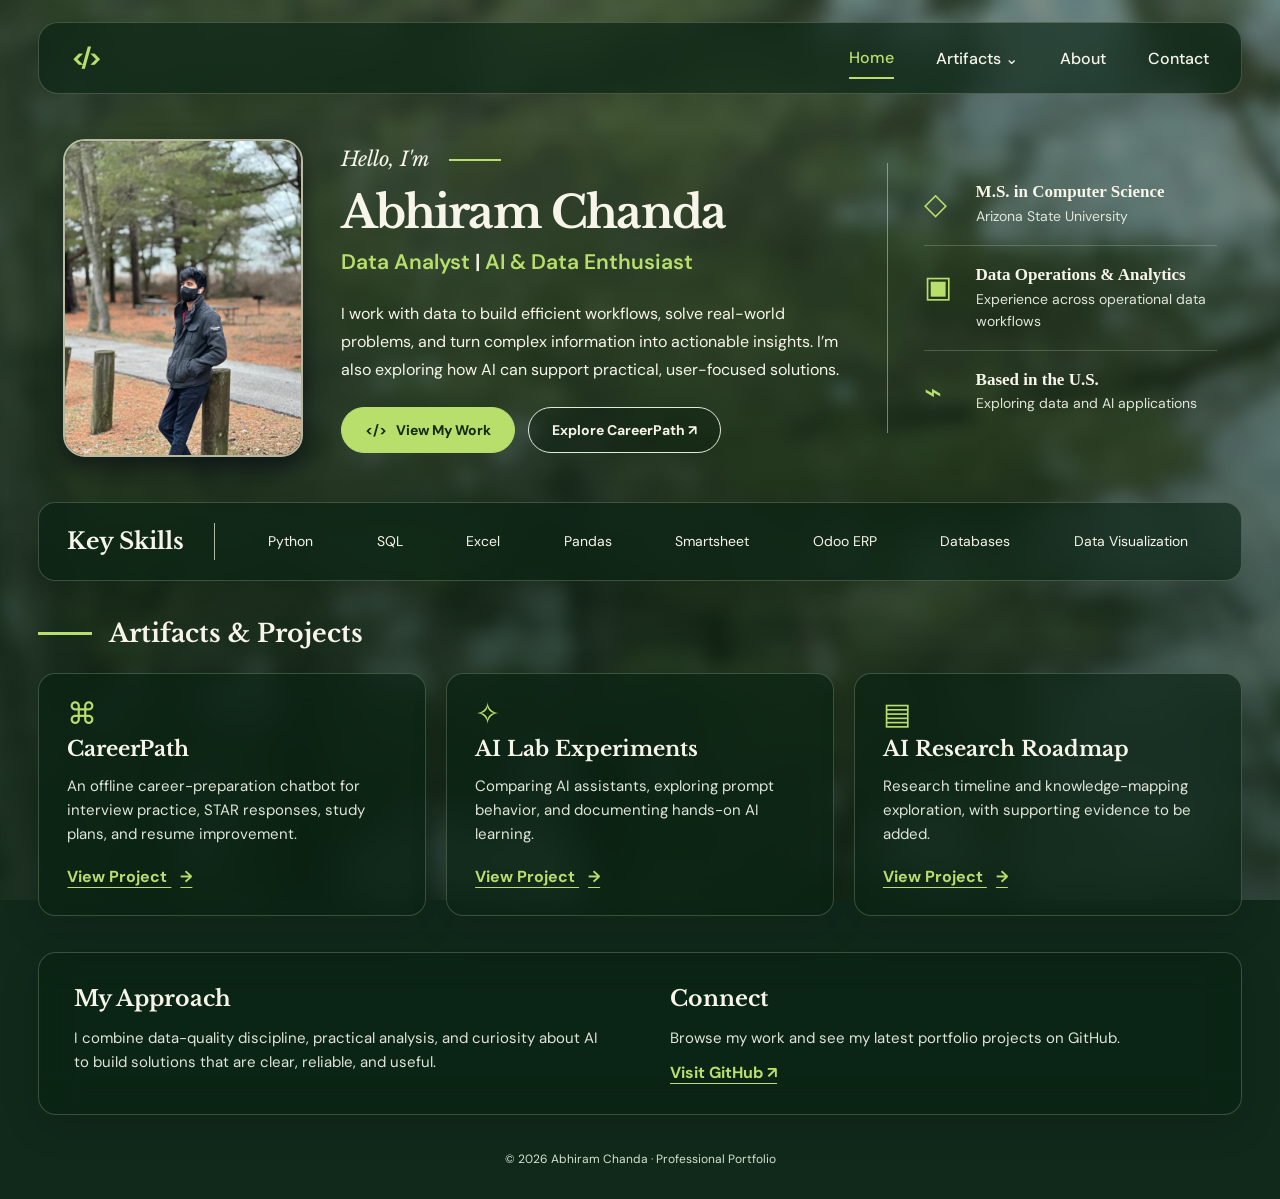
<file: index.html>
<!doctype html><html lang="en"><head><meta charset="utf-8"><meta name="viewport" content="width=device-width,initial-scale=1"><meta name="description" content="Abhiram Chanda — Data Analyst and AI & Data Enthusiast. Explore projects, experiments, and research."><title>Abhiram Chanda | Portfolio</title><link rel="stylesheet" href="style.css"></head><body>
<a class="skip" href="#main">Skip to content</a>
<div class="background" aria-hidden="true"></div>
<div class="shell">
<header class="topbar glass"><a class="home-symbol" href="index.html" aria-label="Home">&lt;/&gt;</a><button class="nav-toggle" aria-expanded="false" aria-controls="nav">Menu ☰</button><nav id="nav" aria-label="Main navigation"><a class="active" href="index.html">Home</a><div class="dropdown"><button class="drop-trigger" aria-expanded="false" aria-controls="artifact-dropdown">Artifacts <span aria-hidden="true">⌄</span></button><div class="dropdown-panel" id="artifact-dropdown"><a href="careerpath.html">CareerPath Chatbot</a><a href="ai-lab.html">AI Lab Experiments</a><a href="research.html">AI Research Roadmap</a><a href="future.html">Future Artifacts</a></div></div><a href="#about">About</a><a href="#contact">Contact</a></nav></header>
<main id="main">
<section class="hero" id="about"><div class="portrait"><img src="assets/profile-photo.jpg" alt="Abhiram outdoors wearing a dark jacket and black face mask"></div><div class="intro"><p class="eyebrow">Hello, I'm <span class="dash"></span></p><h1>Abhiram Chanda</h1><p class="role">Data Analyst <span class="sep">|</span> AI &amp; Data Enthusiast</p><p class="bio">I work with data to build efficient workflows, solve real-world problems, and turn complex information into actionable insights. I’m also exploring how AI can support practical, user-focused solutions.</p><div class="actions"><a class="btn primary" href="#projects">&lt;/&gt; &nbsp; View My Work</a><a class="btn secondary" href="careerpath.html">Explore CareerPath ↗</a></div></div><aside class="facts"><div class="fact"><span class="fact-icon" aria-hidden="true">◇</span><div><strong>M.S. in Computer Science</strong><span>Arizona State University</span></div></div><div class="fact"><span class="fact-icon" aria-hidden="true">▣</span><div><strong>Data Operations &amp; Analytics</strong><span>Experience across operational data workflows</span></div></div><div class="fact"><span class="fact-icon" aria-hidden="true">⌁</span><div><strong>Based in the U.S.</strong><span>Exploring data and AI applications</span></div></div></aside></section>
<section class="skills glass" id="skills"><h2>Key Skills</h2><ul><li>Python</li><li>SQL</li><li>Excel</li><li>Pandas</li><li>Smartsheet</li><li>Odoo ERP</li><li>Databases</li><li>Data Visualization</li></ul></section>
<section class="projects" id="projects"><div class="section-heading"><span></span><h2>Artifacts &amp; Projects</h2></div><div class="project-grid"><article class="project glass"><div class="project-icon" aria-hidden="true">⌘</div><h3>CareerPath</h3><p>An offline career-preparation chatbot for interview practice, STAR responses, study plans, and resume improvement.</p><a href="careerpath.html">View Project <span aria-hidden="true">→</span></a></article><article class="project glass"><div class="project-icon" aria-hidden="true">✧</div><h3>AI Lab Experiments</h3><p>Comparing AI assistants, exploring prompt behavior, and documenting hands-on AI learning.</p><a href="ai-lab.html">View Project <span aria-hidden="true">→</span></a></article><article class="project glass"><div class="project-icon" aria-hidden="true">▤</div><h3>AI Research Roadmap</h3><p>Research timeline and knowledge-mapping exploration, with supporting evidence to be added.</p><a href="research.html">View Project <span aria-hidden="true">→</span></a></article></div></section>
<section class="lower glass"><div><h2>My Approach</h2><p>I combine data-quality discipline, practical analysis, and curiosity about AI to build solutions that are clear, reliable, and useful.</p></div><div id="contact"><h2>Connect</h2><p>Browse my work and see my latest portfolio projects on GitHub.</p><a href="https://github.com/abiramc99-lang/careerpath-portfolio" target="_blank" rel="noopener noreferrer">Visit GitHub ↗</a></div></section>
</main><footer>© <span id="year">2026</span> Abhiram Chanda · Professional Portfolio</footer></div><script src="script.js"></script></body></html>
</file>
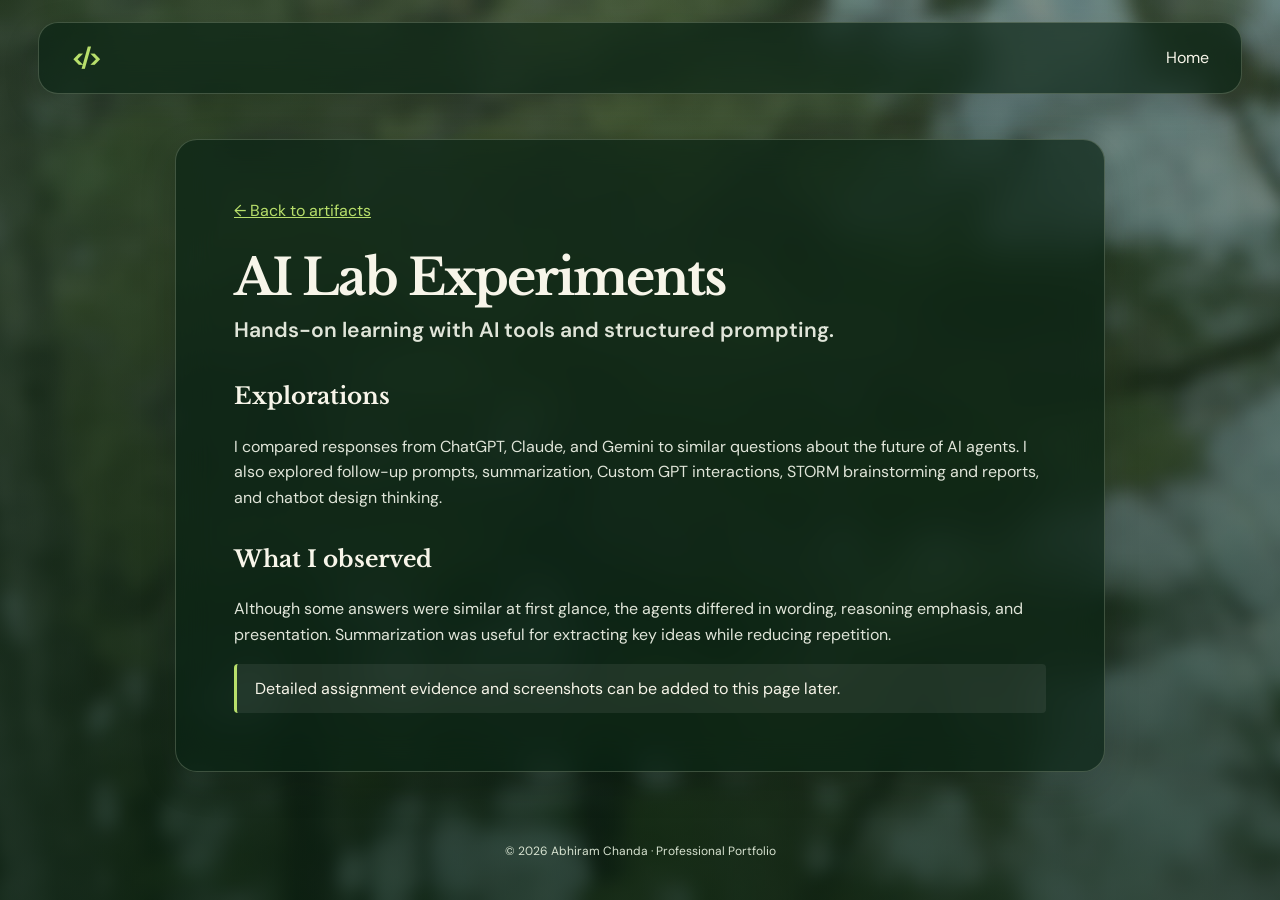
<file: ai-lab.html>
<!doctype html><html lang="en"><head><meta charset="utf-8"><meta name="viewport" content="width=device-width,initial-scale=1"><title>AI Lab Experiments | Abhiram Chanda</title><link rel="stylesheet" href="style.css"></head><body><div class="background" style="background-image:linear-gradient(100deg,rgba(5,29,14,.58),rgba(7,30,15,.3)),url('assets/forest-background.jpg')"></div><div class="shell"><header class="topbar glass"><a class="home-symbol" href="index.html" aria-label="Home">&lt;/&gt;</a><a href="index.html" style="text-decoration:none">Home</a></header><main class="article-wrap"><article class="article-card glass"><a class="back" href="index.html#projects">← Back to artifacts</a><h1>AI Lab Experiments</h1><p class="role">Hands-on learning with AI tools and structured prompting.</p><h2>Explorations</h2><p>I compared responses from ChatGPT, Claude, and Gemini to similar questions about the future of AI agents. I also explored follow-up prompts, summarization, Custom GPT interactions, STORM brainstorming and reports, and chatbot design thinking.</p><h2>What I observed</h2><p>Although some answers were similar at first glance, the agents differed in wording, reasoning emphasis, and presentation. Summarization was useful for extracting key ideas while reducing repetition.</p><div class="note">Detailed assignment evidence and screenshots can be added to this page later.</div></article></main><footer>© 2026 Abhiram Chanda · Professional Portfolio</footer></div></body></html>
</file>
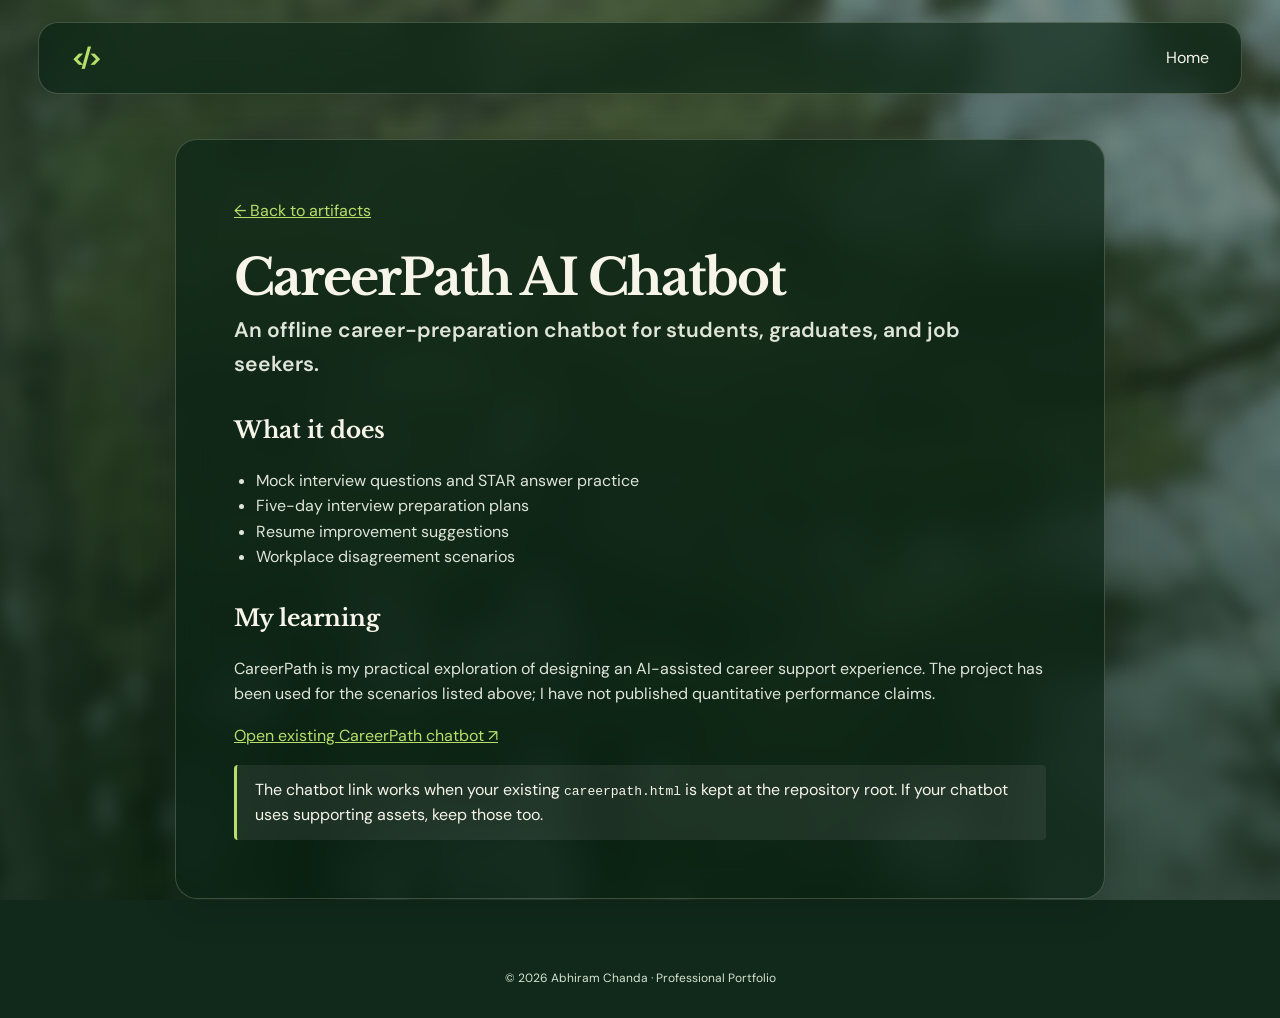
<file: careerpath.html>
<!doctype html><html lang="en"><head><meta charset="utf-8"><meta name="viewport" content="width=device-width,initial-scale=1"><title>CareerPath AI Chatbot | Abhiram Chanda</title><link rel="stylesheet" href="../style.css"></head><body><div class="background" style="background-image:linear-gradient(100deg,rgba(5,29,14,.58),rgba(7,30,15,.3)),url('../assets/forest-background.jpg')"></div><div class="shell"><header class="topbar glass"><a class="home-symbol" href="../index.html" aria-label="Home">&lt;/&gt;</a><a href="../index.html" style="text-decoration:none">Home</a></header><main class="article-wrap"><article class="article-card glass"><a class="back" href="../index.html#projects">← Back to artifacts</a><h1>CareerPath AI Chatbot</h1><p class="role">An offline career-preparation chatbot for students, graduates, and job seekers.</p><h2>What it does</h2><ul><li>Mock interview questions and STAR answer practice</li><li>Five-day interview preparation plans</li><li>Resume improvement suggestions</li><li>Workplace disagreement scenarios</li></ul><h2>My learning</h2><p>CareerPath is my practical exploration of designing an AI-assisted career support experience. The project has been used for the scenarios listed above; I have not published quantitative performance claims.</p><p><a href="../careerpath.html">Open existing CareerPath chatbot ↗</a></p><div class="note">The chatbot link works when your existing <code>careerpath.html</code> is kept at the repository root. If your chatbot uses supporting assets, keep those too.</div></article></main><footer>© 2026 Abhiram Chanda · Professional Portfolio</footer></div></body></html>
</file>
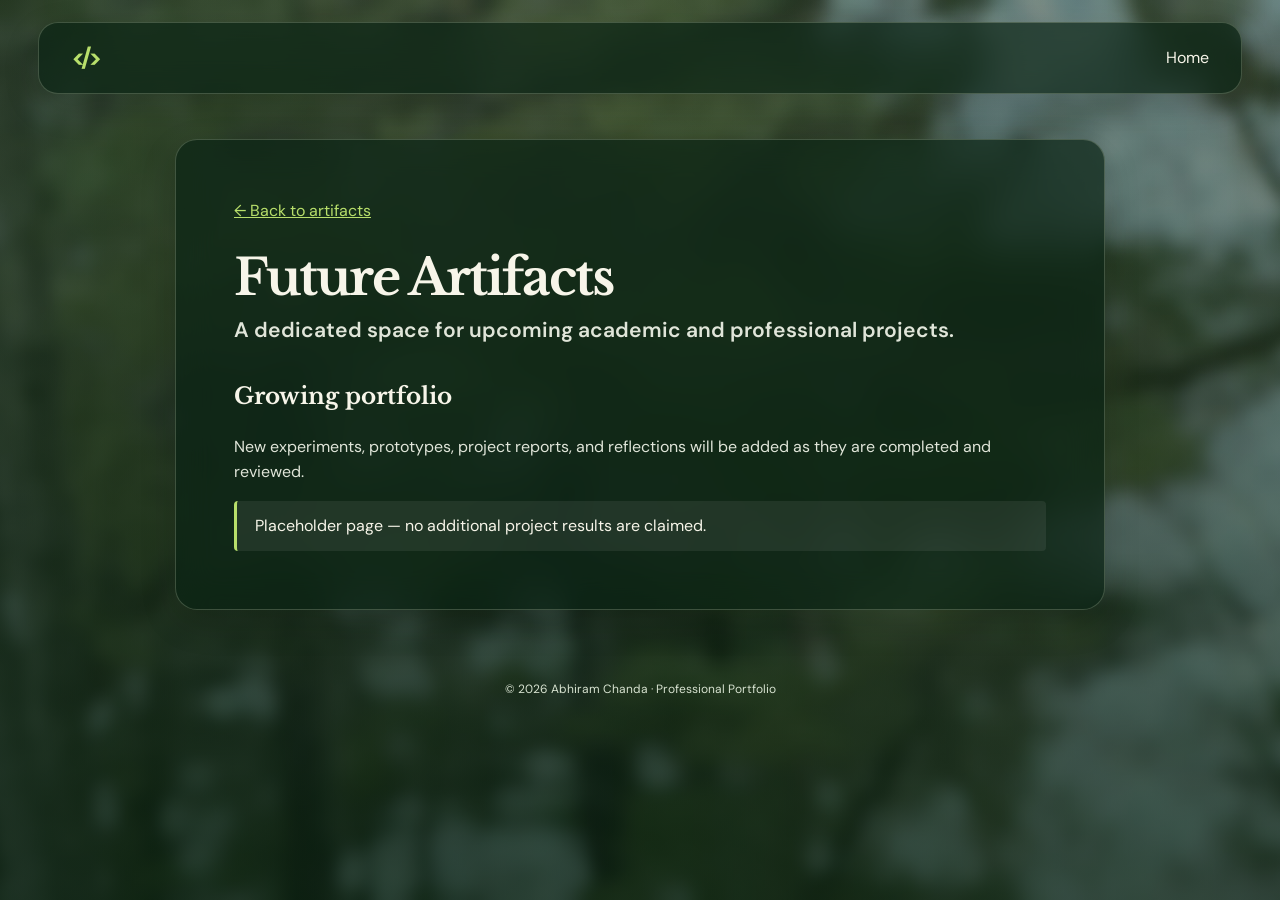
<file: future.html>
<!doctype html><html lang="en"><head><meta charset="utf-8"><meta name="viewport" content="width=device-width,initial-scale=1"><title>Future Artifacts | Abhiram Chanda</title><link rel="stylesheet" href="style.css"></head><body><div class="background" style="background-image:linear-gradient(100deg,rgba(5,29,14,.58),rgba(7,30,15,.3)),url('assets/forest-background.jpg')"></div><div class="shell"><header class="topbar glass"><a class="home-symbol" href="index.html" aria-label="Home">&lt;/&gt;</a><a href="index.html" style="text-decoration:none">Home</a></header><main class="article-wrap"><article class="article-card glass"><a class="back" href="index.html#projects">← Back to artifacts</a><h1>Future Artifacts</h1><p class="role">A dedicated space for upcoming academic and professional projects.</p><h2>Growing portfolio</h2><p>New experiments, prototypes, project reports, and reflections will be added as they are completed and reviewed.</p><div class="note">Placeholder page — no additional project results are claimed.</div></article></main><footer>© 2026 Abhiram Chanda · Professional Portfolio</footer></div></body></html>
</file>
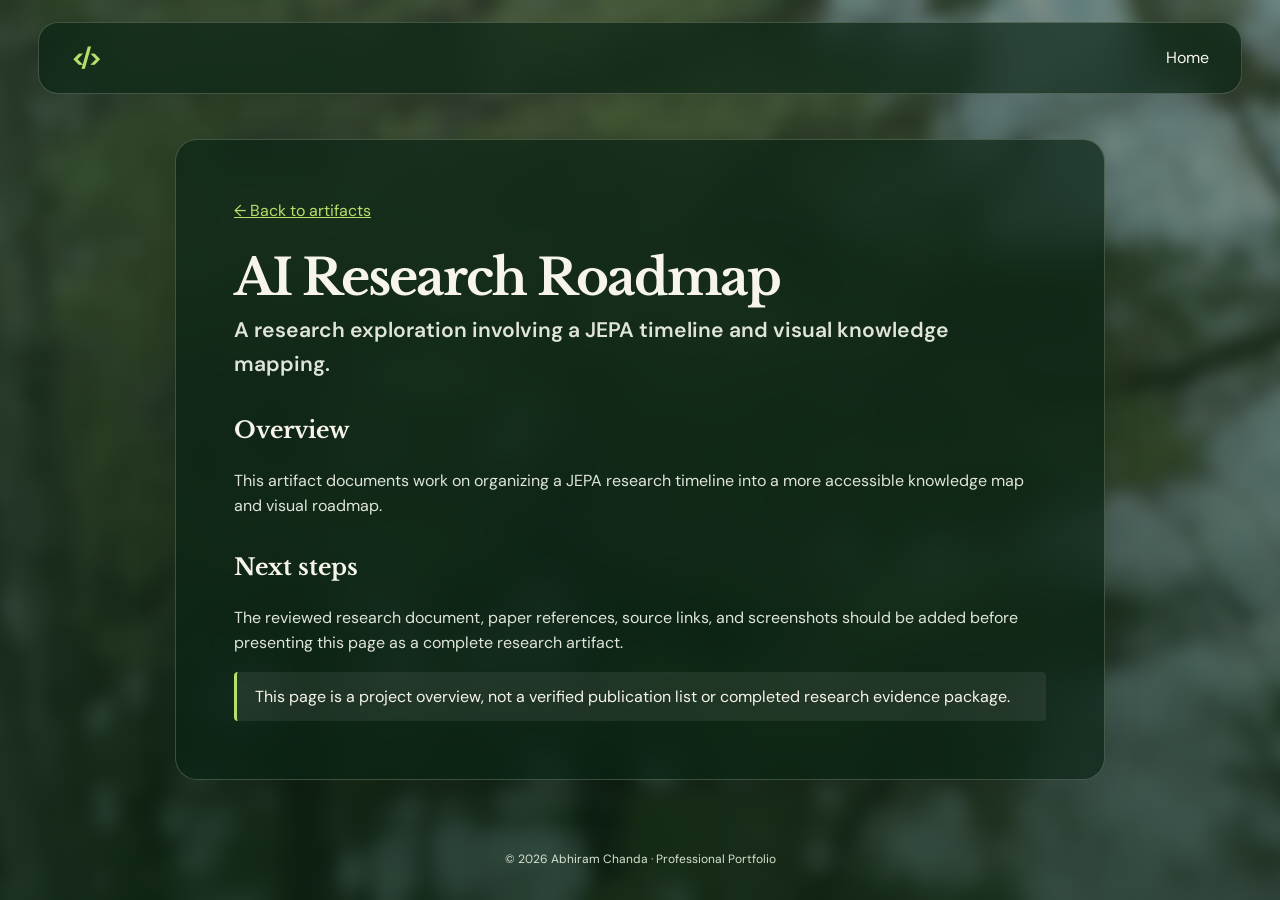
<file: research.html>
<!doctype html><html lang="en"><head><meta charset="utf-8"><meta name="viewport" content="width=device-width,initial-scale=1"><title>AI Research Roadmap | Abhiram Chanda</title><link rel="stylesheet" href="style.css"></head><body><div class="background" style="background-image:linear-gradient(100deg,rgba(5,29,14,.58),rgba(7,30,15,.3)),url('assets/forest-background.jpg')"></div><div class="shell"><header class="topbar glass"><a class="home-symbol" href="index.html" aria-label="Home">&lt;/&gt;</a><a href="index.html" style="text-decoration:none">Home</a></header><main class="article-wrap"><article class="article-card glass"><a class="back" href="index.html#projects">← Back to artifacts</a><h1>AI Research Roadmap</h1><p class="role">A research exploration involving a JEPA timeline and visual knowledge mapping.</p><h2>Overview</h2><p>This artifact documents work on organizing a JEPA research timeline into a more accessible knowledge map and visual roadmap.</p><h2>Next steps</h2><p>The reviewed research document, paper references, source links, and screenshots should be added before presenting this page as a complete research artifact.</p><div class="note">This page is a project overview, not a verified publication list or completed research evidence package.</div></article></main><footer>© 2026 Abhiram Chanda · Professional Portfolio</footer></div></body></html>
</file>
<file: style.css>
@import url('https://fonts.googleapis.com/css2?family=DM+Sans:wght@400;500;600;700&family=Libre+Baskerville:wght@400;700&display=swap');
:root{--ink:#f7f5e9;--muted:#e0e5d9;--accent:#b8df6b;--panel:rgba(8,34,19,.66);--line:rgba(233,245,211,.21)}*{box-sizing:border-box}html{scroll-behavior:smooth}body{margin:0;color:var(--ink);background:#10291b;isolation:isolate;font-family:'DM Sans',Arial,sans-serif;line-height:1.6}a{color:inherit}.background{position:fixed;inset:0;z-index:-1;pointer-events:none;background:linear-gradient(100deg,rgba(5,29,14,.58),rgba(7,30,15,.3)),url('assets/forest-background.jpg') center/cover no-repeat}.background:after{content:'';position:absolute;inset:0;background:linear-gradient(180deg,rgba(5,28,13,.2),rgba(5,28,13,.65))}.shell{width:min(1510px,94%);margin:auto}.glass{background:var(--panel);border:1px solid var(--line);box-shadow:0 12px 38px rgba(0,0,0,.12);backdrop-filter:blur(18px);-webkit-backdrop-filter:blur(18px)}.topbar{margin:22px 0 45px;border-radius:20px;min-height:72px;padding:10px 32px;display:flex;align-items:center;justify-content:space-between}.home-symbol{text-decoration:none;font-size:25px;font-weight:700;color:var(--accent);letter-spacing:-4px}.topbar nav{display:flex;align-items:center;gap:42px}.topbar nav>a,.drop-trigger{color:var(--ink);font:500 16px 'DM Sans',sans-serif;text-decoration:none;border:0;background:none;padding:9px 0;cursor:pointer}.topbar nav>a:hover,.drop-trigger:hover,.topbar nav>a.active{color:var(--accent)}.topbar nav>a.active{border-bottom:2px solid var(--accent)}.dropdown{position:relative}.dropdown-panel{display:none;position:absolute;right:0;top:100%;min-width:245px;border:1px solid var(--line);border-radius:12px;background:#193724;padding:8px;box-shadow:0 15px 30px #0005;z-index:3}.dropdown.open .dropdown-panel{display:block}.dropdown-panel a{display:block;text-decoration:none;padding:10px 13px;border-radius:8px;font-size:14px}.dropdown-panel a:hover{background:#33563b}.nav-toggle{display:none}.hero{display:grid;grid-template-columns:240px minmax(320px,1fr) 330px;align-items:center;gap:38px;padding:0 25px 35px}.portrait{height:318px;overflow:hidden;border-radius:22px;border:2px solid rgba(244,241,214,.7);box-shadow:0 12px 25px #0018}.portrait img{width:100%;height:100%;object-fit:cover;object-position:50% 67%;display:block}.eyebrow{font-family:'Libre Baskerville',Georgia,serif;font-style:italic;font-size:20px;margin:0 0 12px}.dash{display:inline-block;width:52px;border-top:2px solid var(--accent);vertical-align:middle;margin-left:15px}h1,h2,h3{font-family:'Libre Baskerville',Georgia,serif}h1{font-size:clamp(34px,3.5vw,57px);line-height:1.15;letter-spacing:-.04em;margin:0 0 8px}.role{font-size:clamp(18px,1.65vw,23px);color:var(--accent);font-weight:600;margin:0 0 20px}.sep{color:#f0efdd}.bio{max-width:650px;font-size:16px;line-height:1.75;margin:0 0 23px}.actions{display:flex;flex-wrap:wrap;gap:13px}.btn{border:1px solid #e1ebd9;text-decoration:none;border-radius:30px;padding:11px 23px;font-weight:700;font-size:14px}.btn.primary{background:var(--accent);color:#152913;border-color:var(--accent)}.btn.secondary{background:rgba(3,20,10,.3)}.btn:hover{transform:translateY(-2px)}.facts{border-left:1px solid rgba(255,255,255,.4);padding-left:36px}.fact{display:flex;gap:20px;padding:17px 0;border-bottom:1px solid var(--line)}.fact:last-child{border:0}.fact-icon{font-size:30px;color:var(--accent);width:32px;flex-shrink:0}.fact strong,.fact span{display:block}.fact strong{font:700 17px Georgia,serif;line-height:1.45}.fact div>span{font-size:14px;color:var(--muted)}.skills{display:flex;align-items:center;border-radius:17px;padding:20px 28px;gap:28px;margin:10px 0 33px}.skills h2{font-size:23px;margin:0;white-space:nowrap;padding-right:30px;border-right:1px solid #aebca7}.skills ul{padding:0;margin:0;list-style:none;display:flex;flex:1;justify-content:space-around;gap:14px;flex-wrap:wrap}.skills li{font-size:14px;white-space:nowrap}.section-heading{display:flex;align-items:center;gap:17px;margin:0 0 19px}.section-heading span{width:54px;border-top:3px solid var(--accent)}.section-heading h2{font-size:25px;margin:0}.project-grid{display:grid;grid-template-columns:repeat(3,minmax(0,1fr));gap:20px}.project{border-radius:17px;padding:25px 28px;min-height:215px;display:flex;flex-direction:column;align-items:flex-start}.project-icon{color:var(--accent);font-size:30px;line-height:1}.project h3{font-size:21px;margin:4px 0 8px}.project p{font-size:15px;line-height:1.6;margin:0 0 18px;color:var(--muted)}.project a,.lower a{margin-top:auto;color:var(--accent);text-underline-offset:5px;font-weight:700;text-decoration:underline}.project a span{padding-left:9px}.lower{display:grid;grid-template-columns:1fr 1fr;gap:60px;border-radius:18px;margin:36px 0 25px;padding:28px 35px}.lower h2{font-size:22px;margin:0 0 10px}.lower p{margin:0 0 10px;font-size:15px;color:var(--muted)}footer{text-align:center;color:#d7e2d0;font-size:12px;padding:10px 0 30px}.skip{position:absolute;left:-9999px}.skip:focus{left:15px;top:15px;z-index:10;background:white;color:black;padding:12px}.article-wrap{max-width:930px;margin:30px auto 60px}.article-card{padding:clamp(24px,5vw,58px);border-radius:22px}.article-card h1{font-size:clamp(30px,4vw,50px)}.article-card h2{font-size:23px;margin-top:30px}.article-card p,.article-card li{color:var(--muted)}.article-card a{color:var(--accent)}.article-card .back{display:inline-block;margin-bottom:25px}.article-card .note{border-left:3px solid var(--accent);padding:12px 18px;background:#ffffff12;border-radius:4px}.article-card ul{padding-left:22px}
@media(max-width:1100px){.hero{grid-template-columns:200px 1fr;gap:25px}.facts{grid-column:1/-1;display:grid;grid-template-columns:repeat(3,1fr);border-left:0;border-top:1px solid var(--line);padding:10px 0}.fact{padding:12px;border-bottom:0}.portrait{height:290px}.skills{align-items:flex-start}.skills ul{justify-content:flex-start;gap:12px 25px}}@media(max-width:700px){.topbar{margin:12px 0 26px;padding:10px 17px;min-height:60px;flex-wrap:wrap}.nav-toggle{display:block;border:1px solid var(--line);color:var(--ink);background:transparent;border-radius:8px;padding:7px 12px}.topbar nav{display:none;flex-basis:100%;flex-direction:column;align-items:stretch;gap:0;padding:10px 0}.topbar nav.open{display:flex}.topbar nav>a,.drop-trigger{width:100%;text-align:left;padding:10px}.dropdown-panel{position:static;box-shadow:none}.hero{display:flex;flex-direction:column;align-items:flex-start;padding:0 7px 18px;gap:20px}.portrait{width:185px;height:240px}.intro{width:100%}.facts{display:flex;flex-direction:column;width:100%;gap:0}.fact{padding:10px 0}.skills{display:block;padding:18px}.skills h2{border:0;padding:0;margin:0 0 15px}.skills ul{gap:8px}.skills li{background:#ffffff12;border-radius:18px;padding:5px 12px}.project-grid,.lower{grid-template-columns:1fr}.lower{gap:25px;padding:24px}.project{min-height:0}.section-heading h2{font-size:22px}}@media(prefers-reduced-motion:reduce){html{scroll-behavior:auto}.btn:hover{transform:none}}
</file>
